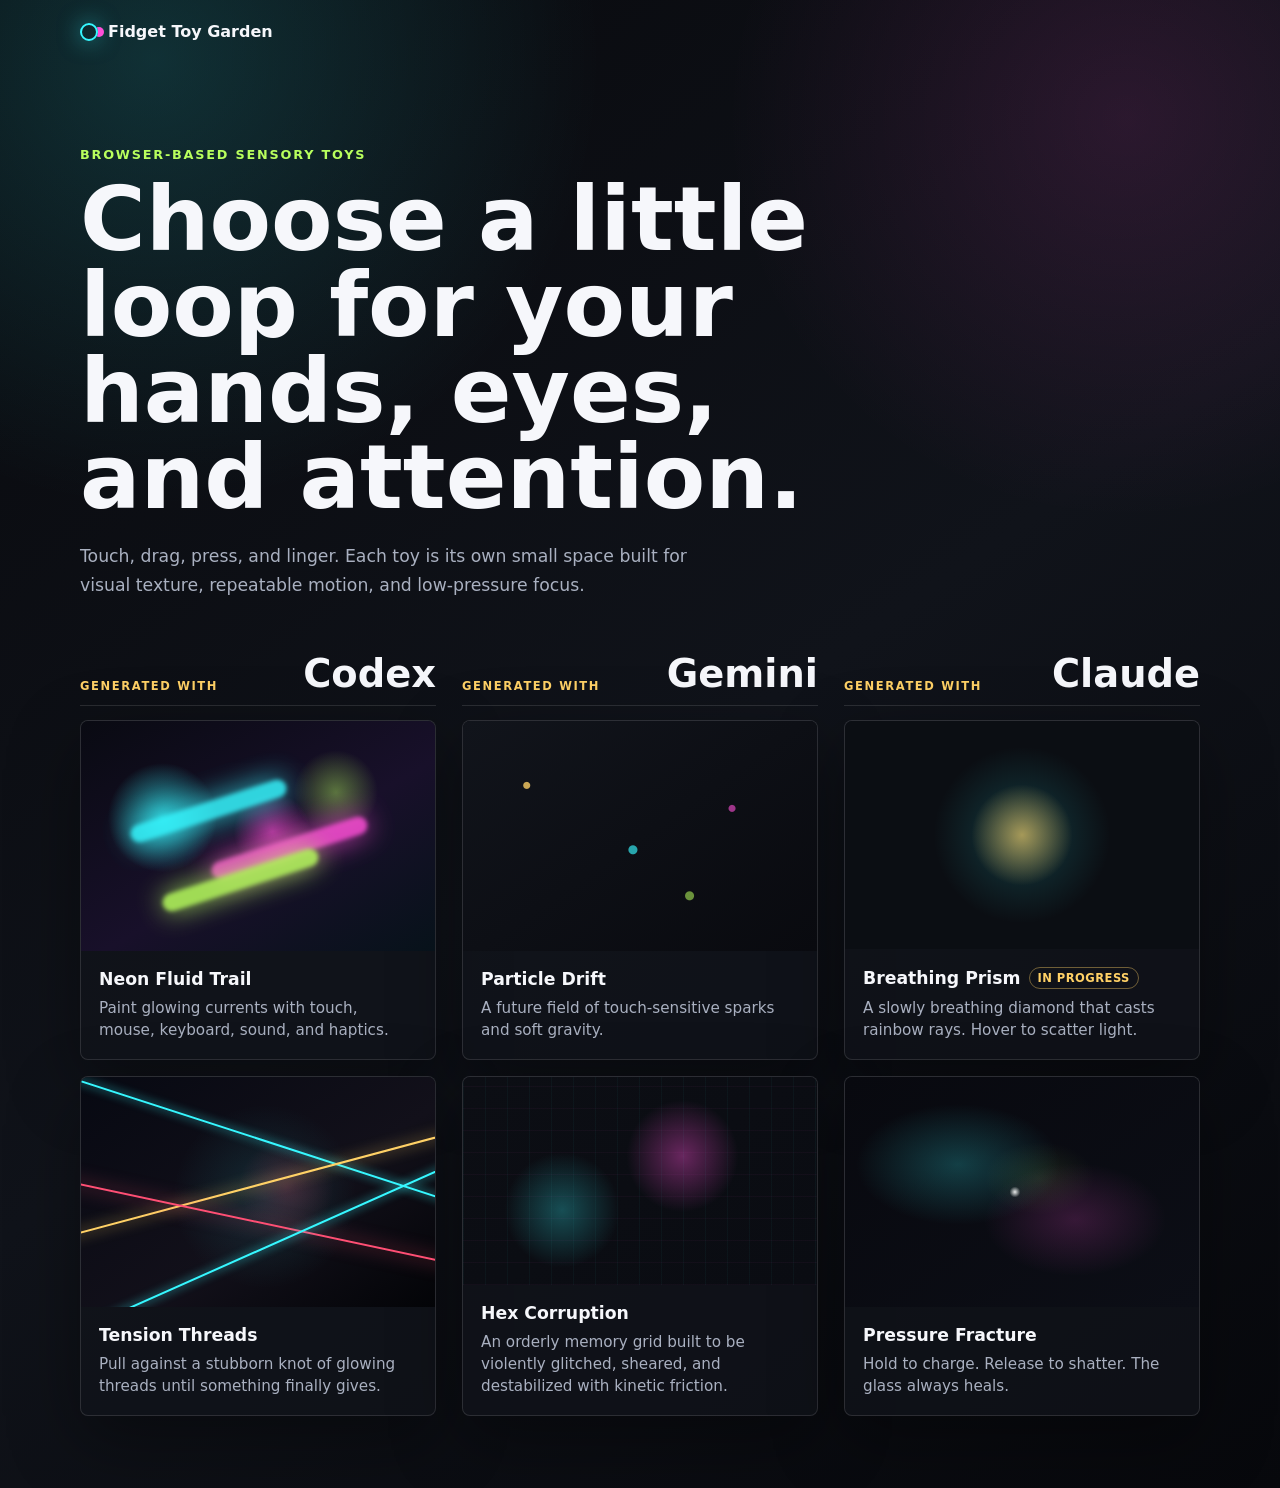
<file: index.html>
<!doctype html>
<html lang="en">
  <head>
    <meta charset="utf-8" />
    <meta name="viewport" content="width=device-width, initial-scale=1" />
    <title>Fidget Toy Garden</title>
    <link rel="stylesheet" href="./styles.css" />
  </head>
  <body class="home-page">
    <header class="site-header">
      <a class="brand" href="./index.html" aria-label="Fidget Toy Garden home">
        <span class="brand-mark" aria-hidden="true"></span>
        <span>Fidget Toy Garden</span>
      </a>
    </header>

    <main class="home-shell">
      <section class="intro" aria-labelledby="page-title">
        <p class="kicker">Browser-based sensory toys</p>
        <h1 id="page-title">Choose a little loop for your hands, eyes, and attention.</h1>
        <p class="intro-copy">
          Touch, drag, press, and linger. Each toy is its own small space built for visual
          texture, repeatable motion, and low-pressure focus.
        </p>
      </section>

      <section class="model-showcase" aria-label="Available fidget toys by generator">
        <section class="model-section" aria-labelledby="codex-toys">
          <div class="model-heading">
            <p class="model-kicker">Generated with</p>
            <h2 id="codex-toys">Codex</h2>
          </div>

          <div class="toy-grid">
            <a class="toy-card live" href="./toys/fluid-trail.html">
              <span class="toy-preview fluid-preview" aria-hidden="true">
                <span></span>
                <span></span>
                <span></span>
              </span>
              <span class="toy-meta">
                <span class="toy-title">Neon Fluid Trail</span>
                <span class="toy-description">Paint glowing currents with touch, mouse, keyboard, sound, and haptics.</span>
              </span>
            </a>
            <a class="toy-card live" href="./toys/tension-threads.html">
              <span class="toy-preview tension-preview" aria-hidden="true">
                <span></span>
                <span></span>
                <span></span>
                <span></span>
              </span>
              <span class="toy-meta">
                <span class="toy-title">Tension Threads</span>
                <span class="toy-description">Pull against a stubborn knot of glowing threads until something finally gives.</span>
              </span>
            </a>
          </div>
        </section>

        <section class="model-section" aria-labelledby="gemini-toys">
          <div class="model-heading">
            <p class="model-kicker">Generated with</p>
            <h2 id="gemini-toys">Gemini</h2>
          </div>

          <div class="toy-grid">
            <a class="toy-card live" href="./toys/particle-drift.html">
              <span class="toy-preview particle-preview" aria-hidden="true"></span>
              <span class="toy-meta">
                <span class="toy-title">Particle Drift</span>
                <span class="toy-description">A future field of touch-sensitive sparks and soft gravity.</span>
              </span>
            </a>

            <a class="toy-card live" href="./toys/hex-corruption.html">
              <span class="toy-preview hex-preview" aria-hidden="true"></span>
              <span class="toy-meta">
                <span class="toy-title">Hex Corruption</span>
                <span class="toy-description">An orderly memory grid built to be violently glitched, sheared, and destabilized with kinetic friction.</span>
              </span>
            </a>
          </div>
        </section>

        <section class="model-section" aria-labelledby="claude-toys">
          <div class="model-heading">
            <p class="model-kicker">Generated with</p>
            <h2 id="claude-toys">Claude</h2>
          </div>

          <div class="toy-grid">
            <a class="toy-card live" href="./toys/breathing-prism.html">
              <span class="toy-preview pulse-preview" aria-hidden="true"></span>
              <span class="toy-meta">
                <span class="toy-title-row">
                  <span class="toy-title">Breathing Prism</span>
                  <span class="toy-badge">In progress</span>
                </span>
                <span class="toy-description">A slowly breathing diamond that casts rainbow rays. Hover to scatter light.</span>
              </span>
            </a>
            <a class="toy-card live" href="./toys/pressure-fracture.html">
              <span class="toy-preview fracture-preview" aria-hidden="true"></span>
              <span class="toy-meta">
                <span class="toy-title">Pressure Fracture</span>
                <span class="toy-description">Hold to charge. Release to shatter. The glass always heals.</span>
              </span>
            </a>
          </div>
        </section>
      </section>
    </main>
  </body>
</html>
</file>
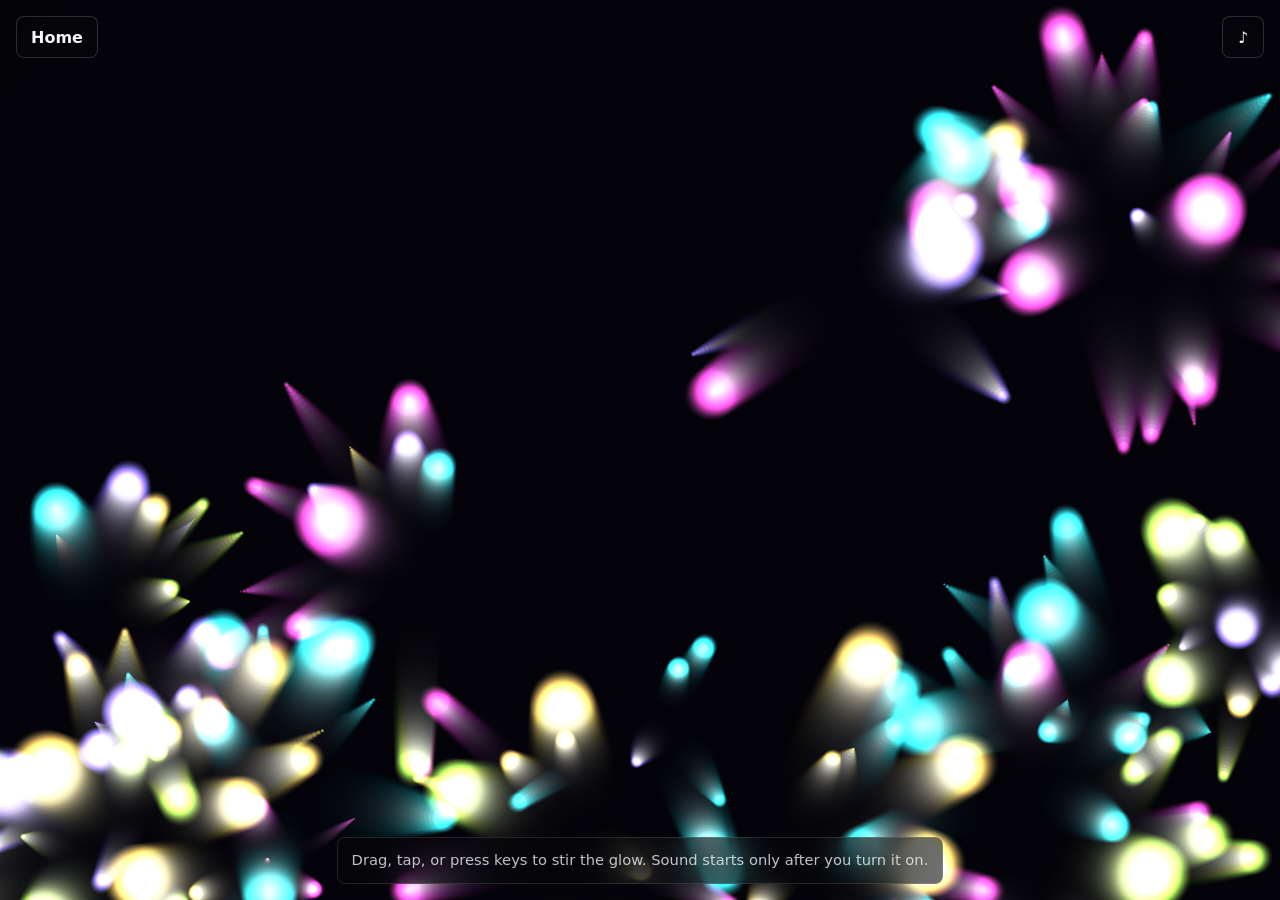
<file: toys/fluid-trail.html>
<!doctype html>
<html lang="en">
  <head>
    <meta charset="utf-8" />
    <meta name="viewport" content="width=device-width, initial-scale=1" />
    <title>Neon Fluid Trail | Fidget Toy Garden</title>
    <link rel="stylesheet" href="../styles.css" />
  </head>
  <body class="toy-page">
    <nav class="toy-nav" aria-label="Toy controls">
      <a class="back-link" href="../index.html">Home</a>
      <button class="sound-toggle" type="button" aria-label="Toggle sound" aria-pressed="false">♪</button>
    </nav>

    <canvas class="fluid-canvas" aria-label="Interactive neon fluid trail"></canvas>

    <div class="toy-status" aria-live="polite">
      <p>Drag, tap, or press keys to stir the glow. Sound starts only after you turn it on.</p>
    </div>

    <script src="../toys/fluid-trail.js"></script>
  </body>
</html>
</file>
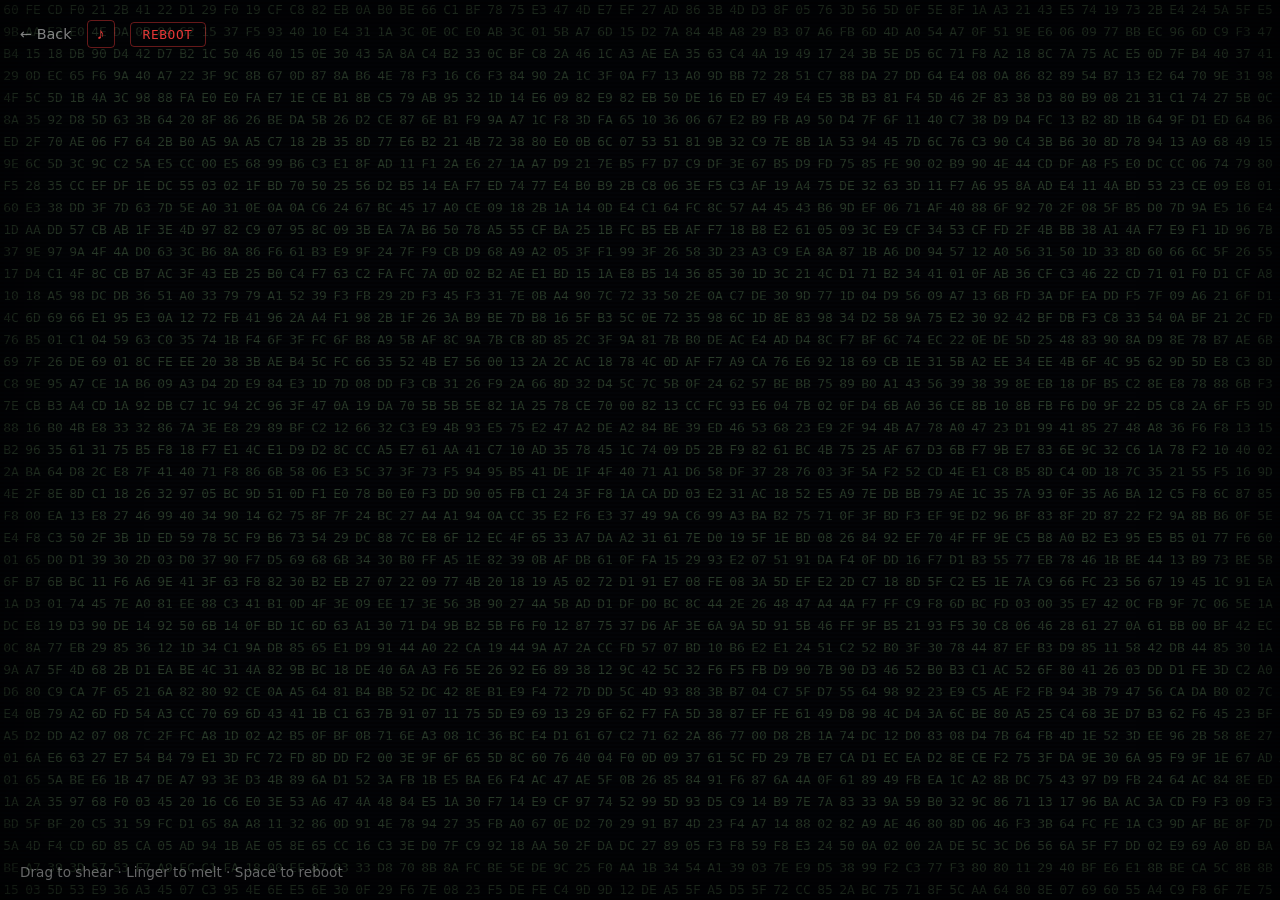
<file: toys/hex-corruption.html>
<!doctype html>
<html lang="en">
  <head>
    <meta charset="utf-8" />
    <meta name="viewport" content="width=device-width, initial-scale=1" />
    <title>Hex Corruption | Fidget Toy Garden</title>
    <style>
      :root {
        --bg-color: #030407;
        --text-base: #2a3b2a;
        --text-melt: #4d6d4d;
        --text-dead: #161a16;
        --ui-text: rgba(255, 255, 255, 0.5);
        --ui-text-hover: rgba(255, 255, 255, 1);
        --ui-border: rgba(255, 60, 60, 0.4);
        --ui-btn-text: rgba(255, 60, 60, 0.9);
      }

      body, html {
        margin: 0;
        padding: 0;
        width: 100%;
        height: 100%;
        background-color: var(--bg-color);
        overflow: hidden;
        font-family: system-ui, sans-serif;
        touch-action: none; /* Prevents mobile scrolling and pull-to-refresh */
        user-select: none;
      }
      
      canvas {
        display: block;
      }

      .toy-nav {
        position: absolute;
        top: 20px;
        left: 20px;
        z-index: 10;
        display: flex;
        gap: 15px;
        align-items: center;
      }

      .back-link {
        color: var(--ui-text);
        text-decoration: none;
        font-size: 0.9rem;
        transition: color 0.3s ease;
      }

      .back-link:hover {
        color: var(--ui-text-hover);
      }

      .reboot-btn {
        background: none;
        border: 1px solid var(--ui-border);
        color: var(--ui-btn-text);
        border-radius: 4px;
        padding: 4px 12px;
        font-size: 0.8rem;
        cursor: pointer;
        transition: all 0.3s ease;
        font-family: monospace;
        letter-spacing: 0.05em;
      }

      .reboot-btn:hover, .reboot-btn:active {
        background: rgba(255, 60, 60, 0.15);
        color: #fff;
        border-color: #ff3c3c;
        box-shadow: 0 0 12px rgba(255, 60, 60, 0.4);
      }

      .sound-toggle {
        background: none;
        border: 1px solid var(--ui-border);
        color: var(--ui-btn-text);
        border-radius: 4px;
        width: 28px;
        height: 28px;
        display: flex;
        align-items: center;
        justify-content: center;
        font-size: 1rem;
        cursor: pointer;
        transition: all 0.3s ease;
        padding: 0;
      }

      .sound-toggle.active {
        background: rgba(255, 60, 60, 0.15);
        color: #fff;
        border-color: #ff3c3c;
        box-shadow: 0 0 12px rgba(255, 60, 60, 0.4);
      }

      .toy-status {
        position: absolute;
        bottom: 20px;
        left: 20px;
        color: rgba(255, 255, 255, 0.4);
        font-size: 0.85rem;
        pointer-events: none;
        z-index: 10;
      }
      
      .toy-status p {
        margin: 0;
      }

      .crt-overlay {
        position: fixed;
        inset: 0;
        z-index: 5;
        pointer-events: none;
        background: linear-gradient(to bottom, transparent 50%, rgba(0, 0, 0, 0.3) 50%);
        background-size: 100% 4px;
        box-shadow: inset 0 0 120px rgba(0, 0, 0, 0.85);
      }
    </style>
  </head>
  <body>
    <nav class="toy-nav" aria-label="Toy controls">
      <a class="back-link" href="../index.html">← Back</a>
      <button id="sound-toggle" class="sound-toggle" type="button" aria-label="Toggle sound" aria-pressed="false">♪</button>
      <button id="reboot-btn" class="reboot-btn" type="button" aria-label="Reboot System">REBOOT</button>
    </nav>
    
    <canvas id="glitch-canvas"></canvas>
    <div class="crt-overlay" aria-hidden="true"></div>

    <div class="toy-status" aria-live="polite">
      <p>Drag to shear · Linger to melt · Space to reboot</p>
    </div>

    <script>
      const canvas = document.getElementById('glitch-canvas');
      const ctx = canvas.getContext('2d', { alpha: false });
      const rebootBtn = document.getElementById('reboot-btn');
      const soundBtn = document.getElementById('sound-toggle');

      let width, height, cols, rows;
      const CELL_SIZE = 22; // Defines grid density
      let grid = [];

      const HEX_CHARS = "0123456789ABCDEF";
      const getRandomHex = () => HEX_CHARS[Math.floor(Math.random() * 16)] + HEX_CHARS[Math.floor(Math.random() * 16)];

      // Volatile Neon Palette
      const GLITCH_COLORS = ["#ff0055", "#00ffff", "#39ff14", "#ffff00", "#ff00ff"];

      // Pointer tracking
      let ptr = { x: -1000, y: -1000, px: -1000, py: -1000, active: false };

      // Audio Setup
      let isSoundEnabled = false;
      let audioCtx;
      let noiseBuffer;
      let lastTearTime = 0;

      soundBtn.addEventListener('click', () => {
        if (!audioCtx) {
          audioCtx = new (window.AudioContext || window.webkitAudioContext)();
          // Generate 1 second of white noise for the tearing sound
          const bufferSize = audioCtx.sampleRate;
          noiseBuffer = audioCtx.createBuffer(1, bufferSize, audioCtx.sampleRate);
          const output = noiseBuffer.getChannelData(0);
          for (let i = 0; i < bufferSize; i++) {
            output[i] = Math.random() * 2 - 1;
          }
        }

        isSoundEnabled = !isSoundEnabled;
        soundBtn.classList.toggle('active', isSoundEnabled);
        soundBtn.setAttribute('aria-pressed', isSoundEnabled);
        soundBtn.textContent = isSoundEnabled ? "♫" : "♪";

        if (isSoundEnabled && audioCtx.state === 'suspended') {
          audioCtx.resume();
        }
      });

      function playRebootSound() {
        if (!isSoundEnabled || !audioCtx) return;
        const now = audioCtx.currentTime;
        const osc = audioCtx.createOscillator();
        const gain = audioCtx.createGain();
        const filter = audioCtx.createBiquadFilter();

        osc.type = 'square';
        osc.frequency.setValueAtTime(120, now);
        osc.frequency.exponentialRampToValueAtTime(20, now + 0.4); // Drops to sub-bass

        filter.type = 'lowpass';
        filter.frequency.setValueAtTime(1000, now);
        filter.frequency.exponentialRampToValueAtTime(40, now + 0.4);

        gain.gain.setValueAtTime(0.5, now);
        gain.gain.exponentialRampToValueAtTime(0.001, now + 0.5); // Fade out cleanly

        osc.connect(filter);
        filter.connect(gain);
        gain.connect(audioCtx.destination);

        osc.start(now);
        osc.stop(now + 0.6);
      }

      function playTearSound(speed) {
        if (!isSoundEnabled || !audioCtx) return;
        const now = audioCtx.currentTime;
        if (now - lastTearTime < 0.04) return; // Limit firing rate so it sounds crackly, not muddy
        lastTearTime = now;

        const noiseSrc = audioCtx.createBufferSource();
        noiseSrc.buffer = noiseBuffer;
        
        const filter = audioCtx.createBiquadFilter();
        filter.type = 'bandpass';
        filter.frequency.value = 800 + Math.random() * 4000; // Randomize pitch slightly each grain
        filter.Q.value = 1.0;

        const gain = audioCtx.createGain();
        const vol = Math.min(speed / 100, 0.15); // Velocity directly translates to volume
        gain.gain.setValueAtTime(0, now);
        gain.gain.linearRampToValueAtTime(vol, now + 0.01);
        gain.gain.exponentialRampToValueAtTime(0.001, now + 0.06);

        noiseSrc.connect(filter);
        filter.connect(gain);
        gain.connect(audioCtx.destination);

        noiseSrc.start(now);
        noiseSrc.stop(now + 0.07);
      }

      function initGrid() {
        width = canvas.width = window.innerWidth;
        height = canvas.height = window.innerHeight;
        cols = Math.ceil(width / CELL_SIZE);
        rows = Math.ceil(height / CELL_SIZE);
        grid = new Array(cols * rows);

        for (let i = 0; i < cols * rows; i++) {
          grid[i] = {
            char: getRandomHex(),
            state: 0, // 0: normal, 1: glitching, 2: melting, 3: dead
            timer: 0,
            shearX: 0,
            offsetY: 0,
            color: ''
          };
        }
      }

      window.addEventListener('resize', initGrid);
      initGrid();

      // System Reboot Trigger
      function reboot() {
        if (navigator.vibrate) navigator.vibrate([20, 40, 20]); // Haptic static stutter
        playRebootSound();
        initGrid();
      }
      
      rebootBtn.addEventListener('click', reboot);
      window.addEventListener('keydown', (e) => {
        if (e.code === 'Space') {
          e.preventDefault();
          reboot();
        }
      });

      // Pointer Listeners
      const updatePointer = (e) => {
        ptr.x = e.clientX ?? e.touches?.[0].clientX ?? ptr.x;
        ptr.y = e.clientY ?? e.touches?.[0].clientY ?? ptr.y;
        ptr.active = true;
      };

      window.addEventListener('pointermove', updatePointer);
      window.addEventListener('pointerdown', (e) => {
        if (e.target === rebootBtn || e.target === soundBtn) return;
        updatePointer(e);
      });
      window.addEventListener('pointerup', () => ptr.active = false);
      window.addEventListener('pointercancel', () => ptr.active = false);

      // Main Render Loop
      function animate() {
        // Base space paint
        ctx.fillStyle = '#030407';
        ctx.fillRect(0, 0, width, height);

        ctx.font = '13px monospace';
        ctx.textAlign = 'center';
        ctx.textBaseline = 'middle';

        // Calculate real-time velocity for kinetic friction mapping
        const dx = ptr.x - ptr.px;
        const dy = ptr.y - ptr.py;
        const speed = Math.hypot(dx, dy);

        const isLingering = ptr.active && speed < 1.5;
        const isShearing = ptr.active && speed >= 1.5;

        // Apply corruption logic to grid sectors
        if (ptr.active && ptr.x >= 0 && ptr.y >= 0) {
          if (isShearing) playTearSound(speed);

          const pCol = Math.floor(ptr.x / CELL_SIZE);
          const pRow = Math.floor(ptr.y / CELL_SIZE);
          const effectRadius = Math.min(Math.max(Math.floor(speed / 4), 2), 7);

          for (let r = -effectRadius; r <= effectRadius; r++) {
            for (let c = -effectRadius; c <= effectRadius; c++) {
              if (r * r + c * c <= effectRadius * effectRadius) {
                const targetCol = pCol + c;
                const targetRow = pRow + r;
                
                if (targetCol >= 0 && targetCol < cols && targetRow >= 0 && targetRow < rows) {
                  const idx = targetRow * cols + targetCol;
                  const cell = grid[idx];

                  if (isShearing) {
                    // High velocity: Volatile Glitch
                    cell.state = 1;
                    cell.timer = 15 + Math.random() * 40; // Volatility lifespan
                    // Horizontal tear mapping
                    cell.shearX += (dx * 0.5) + (Math.random() - 0.5) * speed * 0.8;
                    cell.color = GLITCH_COLORS[Math.floor(Math.random() * GLITCH_COLORS.length)];
                  } else if (isLingering) {
                    // Linger: Localized melting
                    if (r * r + c * c <= 4 && cell.state !== 3 && cell.state !== 1) {
                      cell.state = 2;
                      cell.timer += 0.8; // Accumulate structural decay
                    }
                  }
                }
              }
            }
          }
        }

        ptr.px = ptr.x;
        ptr.py = ptr.y;

        // Fetch style properties lazily to allow dynamic theming if needed
        const rootStyle = getComputedStyle(document.documentElement);
        const baseColor = rootStyle.getPropertyValue('--text-base').trim() || '#2a3b2a';
        const meltColor = rootStyle.getPropertyValue('--text-melt').trim() || '#4d6d4d';
        const deadColor = rootStyle.getPropertyValue('--text-dead').trim() || '#161a16';

        for (let r = 0; r < rows; r++) {
          for (let c = 0; c < cols; c++) {
            const cell = grid[r * cols + c];
            let drawX = c * CELL_SIZE + CELL_SIZE / 2;
            let drawY = r * CELL_SIZE + CELL_SIZE / 2;
            let text = cell.char;
            let fill = baseColor;

            // Sector State Logic
            if (cell.state === 1) {
              // Glitching Frame
              cell.timer--;
              cell.shearX *= 0.85; // Natural friction pulling grid back
              text = Math.random() > 0.4 ? getRandomHex() : cell.char;
              fill = cell.color;
              drawX += cell.shearX;

              if (cell.timer <= 0) {
                if (Math.random() > 0.4) {
                  cell.state = 3; // Hard crash (Dead Sector)
                  cell.char = getRandomHex();
                } else {
                  cell.state = 0; // System Recovery
                  cell.shearX = 0;
                }
              }
            } else if (cell.state === 2) {
              // Melting Frame
              cell.offsetY += cell.timer * 0.15; // Gravity displacement
              drawY += cell.offsetY;
              fill = meltColor;
              text = Math.random() > 0.85 ? getRandomHex() : cell.char;

              // Disperse heat
              cell.timer *= 0.92;
              if (cell.timer < 0.1) {
                cell.state = 3; // Cools into a permanent dead sector
              }
            } else if (cell.state === 3) {
              // Dead Sector Frame
              fill = deadColor;
              drawY += cell.offsetY; // Lock in its fallen displacement
              if (Math.random() > 0.995) text = getRandomHex(); // Micro-jitter
            }

            ctx.fillStyle = fill;
            ctx.fillText(text, drawX, drawY);
          }
        }

        requestAnimationFrame(animate);
      }
      
      animate();
    </script>
  </body>
</html>
</file>
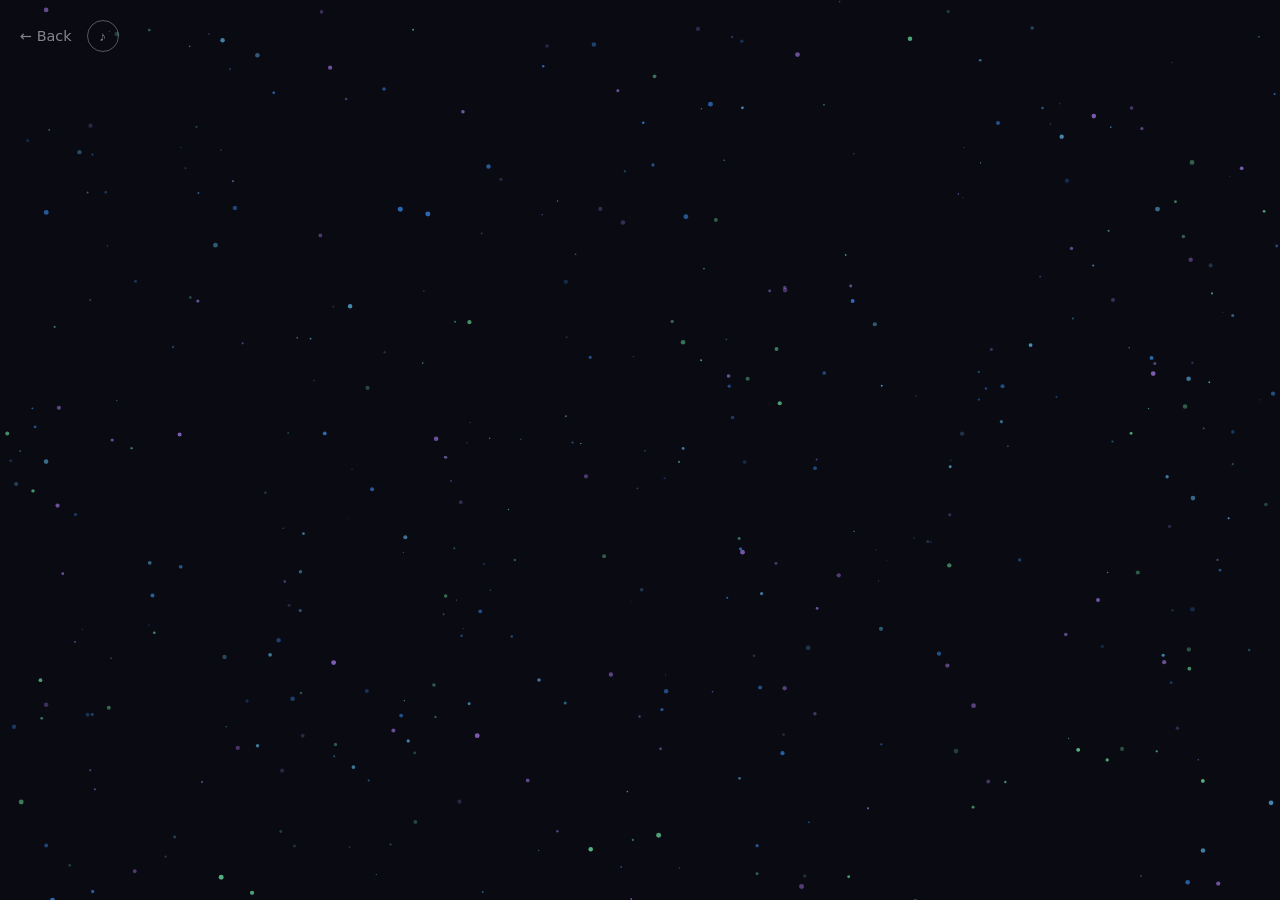
<file: toys/particle-drift.html>
<!doctype html>
<html lang="en">
  <head>
    <meta charset="utf-8" />
    <meta name="viewport" content="width=device-width, initial-scale=1" />
    <title>Particle Drift | Fidget Toy Garden</title>
    <style>
      body, html {
        margin: 0;
        padding: 0;
        width: 100%;
        height: 100%;
        background-color: #0a0a12; /* Deep, calming dark space */
        overflow: hidden;
        font-family: system-ui, sans-serif;
        touch-action: none; /* Prevents mobile scrolling and pull-to-refresh */
      }
      
      canvas {
        display: block;
      }

      .toy-nav {
        position: absolute;
        top: 20px;
        left: 20px;
        z-index: 10;
        display: flex;
        gap: 15px;
        align-items: center;
      }

      .back-link {
        color: rgba(255, 255, 255, 0.5);
        text-decoration: none;
        font-size: 0.9rem;
        transition: color 0.3s ease;
      }

      .back-link:hover {
        color: rgba(255, 255, 255, 1);
      }

      .sound-toggle {
        background: none;
        border: 1px solid rgba(255, 255, 255, 0.3);
        color: rgba(255, 255, 255, 0.5);
        border-radius: 50%;
        width: 32px;
        height: 32px;
        cursor: pointer;
        transition: all 0.3s ease;
        display: flex;
        align-items: center;
        justify-content: center;
      }

      .sound-toggle.active {
        color: #fff;
        border-color: #fff;
        box-shadow: 0 0 10px rgba(255, 255, 255, 0.3);
      }
    </style>
  </head>
  <body>
    <nav class="toy-nav" aria-label="Toy controls">
      <a class="back-link" href="../index.html">← Back</a>
      <button id="sound-toggle" class="sound-toggle" type="button" aria-label="Toggle sound" aria-pressed="false">♪</button>
    </nav>
    <canvas id="drift-canvas"></canvas>

    <script>
      const canvas = document.getElementById('drift-canvas');
      const ctx = canvas.getContext('2d');

      let width, height;
      let particles = [];
      const particleCount = 400; // Adjust for performance vs density

      // Blue, Purple, and Green palette (RGB values for easy alpha injection)
      const particleColors = [
        '100, 200, 255', // Light Blue
        '180, 130, 255', // Purple
        '120, 255, 180', // Mint Green
        '60, 150, 255',  // Deep Blue
      ];

      // Audio Context variables
      let audioCtx;
      let oscillator;
      let gainNode;
      let isSoundEnabled = false;

      // Mouse / Touch interaction object
      let pointer = { x: null, y: null, active: false, isPressed: false };

      // Setup Audio Setup
      const soundBtn = document.getElementById('sound-toggle');
      soundBtn.addEventListener('click', () => {
        if (!audioCtx) {
          audioCtx = new (window.AudioContext || window.webkitAudioContext)();
          oscillator = audioCtx.createOscillator();
          gainNode = audioCtx.createGain();
          
          oscillator.type = 'sine';
          oscillator.frequency.value = 10; // Deep, calming hum
          gainNode.gain.value = 0;
          
          oscillator.connect(gainNode);
          gainNode.connect(audioCtx.destination);
          oscillator.start();
        }

        isSoundEnabled = !isSoundEnabled;
        soundBtn.classList.toggle('active', isSoundEnabled);
        soundBtn.setAttribute('aria-pressed', isSoundEnabled);

        if (audioCtx.state === 'suspended') {
          audioCtx.resume();
        }

        // Fade sound in/out smoothly
        if (isSoundEnabled) {
          gainNode.gain.setTargetAtTime(2.3, audioCtx.currentTime, 1.5);
        } else {
          gainNode.gain.setTargetAtTime(0, audioCtx.currentTime, 0.1);
        }
      });

      // Sensory Feedback Triggers (Sound + Haptics)
      function handlePress() {
        if (navigator.vibrate) navigator.vibrate(50); // Single crisp buzz
        if (isSoundEnabled && audioCtx) {
          // Swell volume and pitch
          oscillator.frequency.setTargetAtTime(110, audioCtx.currentTime, 0.3);
          gainNode.gain.setTargetAtTime(2.8, audioCtx.currentTime, 1.2);
        }
      }

      function handleRelease() {
        if (navigator.vibrate) navigator.vibrate([20, 30, 20]); // Gentle double tap
        if (isSoundEnabled && audioCtx) {
          // Return to baseline
          oscillator.frequency.setTargetAtTime(20, audioCtx.currentTime, 2.8);
          gainNode.gain.setTargetAtTime(2, audioCtx.currentTime, 1.5);
        }
      }

      function resize() {
        width = canvas.width = window.innerWidth;
        height = canvas.height = window.innerHeight;
      }

      window.addEventListener('resize', resize);
      resize();

      class Particle {
        constructor() {
          this.x = Math.random() * width;
          this.y = Math.random() * height;
          this.vx = (Math.random() - 0.5) * 0.5;
          this.vy = (Math.random() - 0.5) * 0.5 - 0.2; // Soft upward gravity/drift
          this.baseRadius = Math.random() * 2 + 0.5;
          this.alpha = Math.random() * 0.5 + 0.2;
          this.color = particleColors[Math.floor(Math.random() * particleColors.length)];
        }

        update() {
          // Apply soft gravity
          this.x += this.vx;
          this.y += this.vy;

          // Pointer interaction
          if (pointer.active && pointer.x !== null) {
            let dx = this.x - pointer.x;
            let dy = this.y - pointer.y;
            let distance = Math.sqrt(dx * dx + dy * dy);
            
            if (pointer.isPressed) {
              // Gravity Well (Attract)
              let maxDistance = 300;
              if (distance < maxDistance && distance > 5) {
                let force = (maxDistance - distance) / maxDistance;
                this.vx -= (dx / distance) * force * 0.4;
                this.vy -= (dy / distance) * force * 0.4;
              }
            } else {
              // Wind (Repel)
              let maxDistance = 150;
              if (distance < maxDistance) {
                let force = (maxDistance - distance) / maxDistance;
                this.vx += (dx / distance) * force * 0.2;
                this.vy += (dy / distance) * force * 0.2;
              }
            }
          }

          // Friction / Drag (keeps them from flying too fast)
          this.vx *= 0.95;
          this.vy *= 0.95;

          // Continuous base drift
          this.vy -= 0.002; 

          // Slight random wander (thermal scattering)
          this.vx += (Math.random() - 0.5) * 0.44;
          this.vy += (Math.random() - 0.5) * 0.44;

          // Very gentle pull to center to prevent them from abandoning the space
          let cx = width / 2;
          let cy = height / 2;
          this.vx += (cx - this.x) * 0.00002;
          this.vy += (cy - this.y) * 0.00002;

          // Wrap around edges
          if (this.y < -10) this.y = height + 10;
          if (this.y > height + 10) this.y = -10;
          if (this.x < -10) this.x = width + 10;
          if (this.x > width + 10) this.x = -10;
        }

        draw() {
          ctx.beginPath();
          let currentRadius = this.baseRadius;
          // Glow brighter when pulled
          if (pointer.isPressed && pointer.active) {
            ctx.fillStyle = `rgba(${this.color}, ${this.alpha * 2})`;
            currentRadius = this.baseRadius * 1.5;
          } else {
            ctx.fillStyle = `rgba(${this.color}, ${this.alpha})`;
          }
          ctx.arc(this.x, this.y, currentRadius, 0, Math.PI * 2);
          ctx.fill();
        }
      }

      for (let i = 0; i < particleCount; i++) {
        particles.push(new Particle());
      }

      // Unified Pointer Updates
      const updatePointer = (x, y) => { 
        pointer.x = x; 
        pointer.y = y; 
        pointer.active = true; 
      };

      // Mouse Listeners
      window.addEventListener('mousedown', (e) => { 
        pointer.isPressed = true; 
        updatePointer(e.clientX, e.clientY); 
        handlePress(); 
      });
      window.addEventListener('mousemove', (e) => updatePointer(e.clientX, e.clientY));
      window.addEventListener('mouseup', () => { 
        pointer.isPressed = false; 
        handleRelease(); 
      });
      window.addEventListener('mouseout', () => { 
        pointer.active = false; 
        pointer.isPressed = false; 
      });

      // Touch Listeners
      window.addEventListener('touchstart', (e) => { 
        pointer.isPressed = true; 
        updatePointer(e.touches[0].clientX, e.touches[0].clientY); 
        handlePress(); 
      });
      window.addEventListener('touchmove', (e) => { 
        updatePointer(e.touches[0].clientX, e.touches[0].clientY); 
      });
      window.addEventListener('touchend', () => { 
        pointer.isPressed = false; 
        pointer.active = false; 
        handleRelease(); 
      });
      window.addEventListener('touchcancel', () => { pointer.isPressed = false; pointer.active = false; });

      function animate() {
        ctx.clearRect(0, 0, width, height);
        
        particles.forEach(p => {
          p.update();
          p.draw();
        });

        requestAnimationFrame(animate);
      }
      animate();
    </script>
  </body>
</html>
</file>
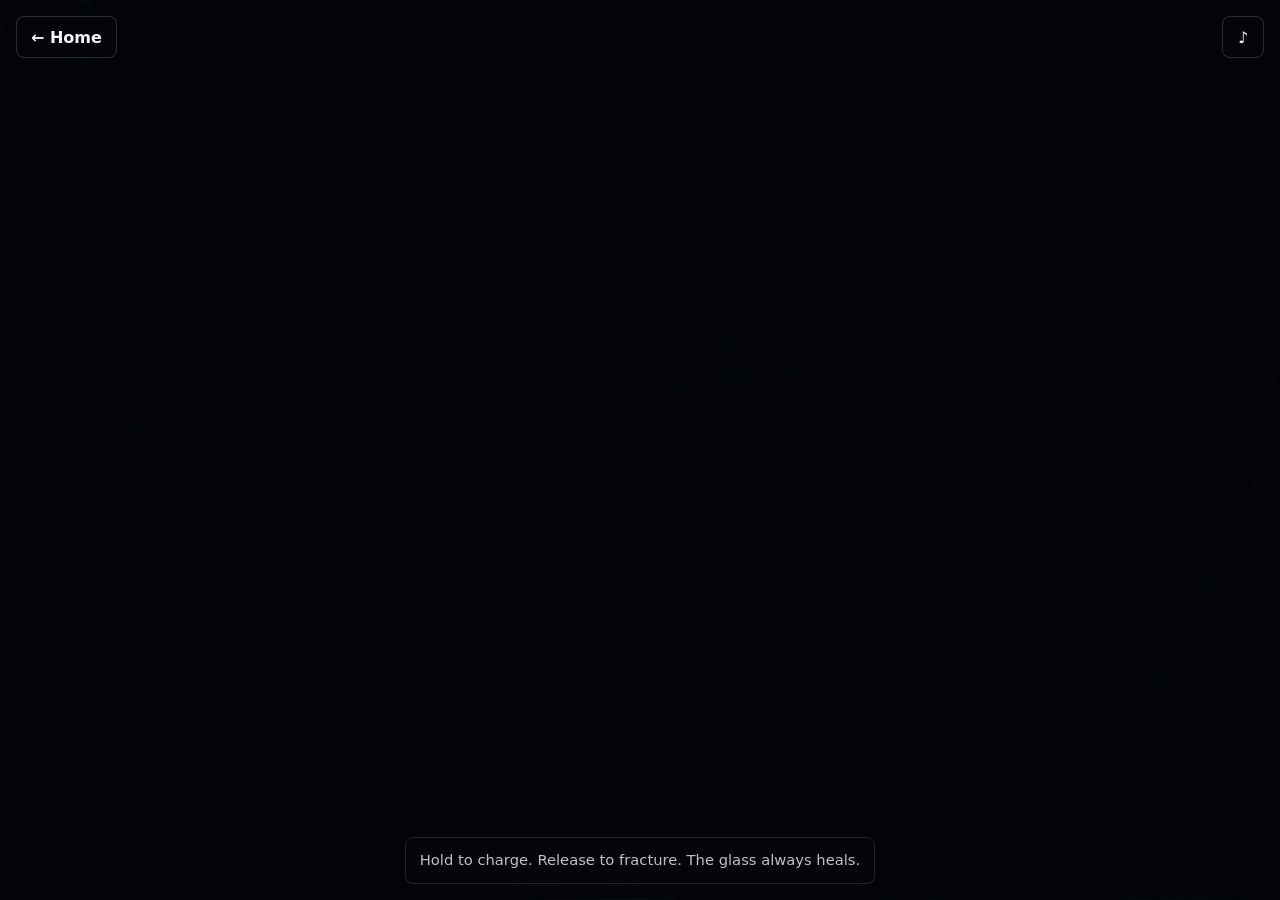
<file: toys/pressure-fracture.html>
<!doctype html>
<html lang="en">
  <head>
    <meta charset="utf-8" />
    <meta name="viewport" content="width=device-width, initial-scale=1" />
    <title>Pressure Fracture | Fidget Toy Garden</title>
    <link rel="stylesheet" href="../styles.css" />
    <style>
      body.toy-page { overflow: hidden; background: #030407; }
      #fracture-canvas {
        display: block;
        width: 100vw;
        height: 100vh;
        touch-action: none;
        cursor: crosshair;
      }
    </style>
  </head>
  <body class="toy-page">
    <nav class="toy-nav" aria-label="Toy controls">
      <a class="back-link" href="../index.html">← Home</a>
      <button class="sound-toggle" type="button" aria-label="Toggle sound" aria-pressed="false">♪</button>
    </nav>
    <canvas id="fracture-canvas" aria-label="Glass surface that fractures on hold and release"></canvas>
    <div class="toy-status">
      <p id="status-text">Hold to charge. Release to fracture. The glass always heals.</p>
    </div>
    <script>
      const canvas = document.getElementById('fracture-canvas');
      const ctx = canvas.getContext('2d');
      const statusEl = document.getElementById('status-text');

      let W, H;
      let fractures = [];
      let shockwaves = [];
      let glassLines = [];

      let holdStart = null;
      let holdX = 0, holdY = 0;
      let statusTimeout = null;

      const MAX_HOLD = 2200; // ms to reach full power

      // ── SOUND ────────────────────────────────────────────────────────
      // Synthesized glass shatter via Web Audio — no sample files needed.
      // Layered approach: sharp impact tink + broadband noise burst + low resonance body.
      let audio = null;
      let soundEnabled = false;
      const soundToggle = document.querySelector('.sound-toggle');

      function makeAudio() {
        const AudioCtx = window.AudioContext || window.webkitAudioContext;
        if (!AudioCtx) return null;
        const ac = new AudioCtx();
        const master = ac.createGain();
        master.gain.value = 0.72;
        master.connect(ac.destination);

        // Pre-allocate noise buffers once and reuse them every hit.
        // White noise doesn't need fresh randomness — same buffer is indistinguishable.
        // This prevents per-shatter AudioBuffer allocation from accumulating.
        const fill = len => {
          const b = ac.createBuffer(1, Math.ceil(ac.sampleRate * len), ac.sampleRate);
          const d = b.getChannelData(0);
          for (let i = 0; i < d.length; i++) d[i] = Math.random() * 2 - 1;
          return b;
        };
        return { ac, master, noiseBuf: fill(0.72), resBuf: fill(0.52) };
      }

      async function toggleSound() {
        if (!audio) audio = makeAudio();
        if (!audio) { setStatus('This browser does not support Web Audio.', 4000); return; }
        if (audio.ac.state === 'suspended') await audio.ac.resume();
        soundEnabled = !soundEnabled;
        soundToggle.setAttribute('aria-pressed', String(soundEnabled));
        soundToggle.textContent = soundEnabled ? '♫' : '♪';
        setStatus(soundEnabled ? 'Sound on.' : 'Sound off.', 3000);
      }

      // Synthesizes a glass shatter scaled to power (0–1).
      // Three layers: impact tink / noise burst / low resonance body.
      // Nodes are explicitly stopped and disconnected via onended to prevent graph accumulation.
      function playShatter(power) {
        if (!soundEnabled || !audio) return;
        const { ac, master, noiseBuf, resBuf } = audio;
        const now = ac.currentTime;

        // Auto-disconnect a chain of nodes when the source ends.
        // Without this, stopped nodes linger in the audio graph indefinitely.
        function autoClean(src, nodes, stopAt) {
          src.onended = () => nodes.forEach(n => { try { n.disconnect(); } catch (_) {} });
          src.start(now);
          src.stop(stopAt);
        }

        // Layer 1: Impact tink — high-freq sine that pitch-drops fast
        const tinkFreq = 2400 + power * 2600;
        const tink = ac.createOscillator();
        const tinkGain = ac.createGain();
        tink.type = 'sine';
        tink.frequency.setValueAtTime(tinkFreq, now);
        tink.frequency.exponentialRampToValueAtTime(tinkFreq * 0.35, now + 0.09);
        tinkGain.gain.setValueAtTime(0.28 + power * 0.38, now);
        tinkGain.gain.exponentialRampToValueAtTime(0.0001, now + 0.11);
        tink.connect(tinkGain);
        tinkGain.connect(master);
        autoClean(tink, [tink, tinkGain], now + 0.15);

        // Layer 2: Noise burst — reuses pre-allocated noiseBuf, no per-call allocation
        const noise = ac.createBufferSource();
        noise.buffer = noiseBuf;
        const hiPass = ac.createBiquadFilter();
        hiPass.type = 'highpass';
        hiPass.frequency.value = 2800 - power * 1200;
        const noiseGain = ac.createGain();
        const noiseStop = now + 0.1 + power * 0.45;
        noiseGain.gain.setValueAtTime(0.0001, now);
        noiseGain.gain.exponentialRampToValueAtTime(0.45 + power * 0.4, now + 0.004);
        noiseGain.gain.exponentialRampToValueAtTime(0.0001, noiseStop);
        noise.connect(hiPass);
        hiPass.connect(noiseGain);
        noiseGain.connect(master);
        autoClean(noise, [noise, hiPass, noiseGain], noiseStop + 0.05);

        // Layer 3: Low resonance body — reuses pre-allocated resBuf
        if (power > 0.25) {
          const res = ac.createBufferSource();
          res.buffer = resBuf;
          const resFilt = ac.createBiquadFilter();
          resFilt.type = 'bandpass';
          resFilt.frequency.value = 900 + (1 - power) * 700;
          resFilt.Q.value = 2.5;
          const resGain = ac.createGain();
          const resStop = now + 0.2 + power * 0.35;
          resGain.gain.setValueAtTime(0.0001, now);
          resGain.gain.exponentialRampToValueAtTime((power - 0.25) * 0.3, now + 0.018);
          resGain.gain.exponentialRampToValueAtTime(0.0001, resStop);
          res.connect(resFilt);
          resFilt.connect(resGain);
          resGain.connect(master);
          autoClean(res, [res, resFilt, resGain], resStop + 0.05);
        }
      }

      soundToggle.addEventListener('click', toggleSound);

      // ── GLASS TEXTURE ────────────────────────────────────────────────
      // Builds a faint crystalline proximity graph drawn once per resize.
      function buildGlass() {
        glassLines = [];
        const pts = [];
        const count = Math.floor((W * H) / 7000);
        for (let i = 0; i < count; i++) {
          pts.push([Math.random() * W, Math.random() * H]);
        }
        // Edge anchor points keep the texture from looking hollow at borders
        for (let i = 0; i < 14; i++) {
          pts.push([Math.random() * W, 0], [Math.random() * W, H],
                   [0, Math.random() * H], [W, Math.random() * H]);
        }
        const maxD2 = 130 * 130;
        for (let i = 0; i < pts.length; i++) {
          for (let j = i + 1; j < pts.length; j++) {
            const dx = pts[i][0] - pts[j][0];
            const dy = pts[i][1] - pts[j][1];
            if (dx * dx + dy * dy < maxD2) glassLines.push([pts[i], pts[j]]);
          }
        }
      }

      function drawGlass() {
        ctx.save();
        ctx.strokeStyle = 'rgba(54, 247, 255, 0.034)';
        ctx.lineWidth = 0.4;
        ctx.shadowBlur = 0;
        for (const [a, b] of glassLines) {
          ctx.beginPath();
          ctx.moveTo(a[0], a[1]);
          ctx.lineTo(b[0], b[1]);
          ctx.stroke();
        }
        ctx.restore();
      }

      // ── FRACTURE ─────────────────────────────────────────────────────
      // Branching crack structure that radiates from the impact point.
      // Power (0–1) scales arm count, reach, and lifetime.
      class Fracture {
        constructor(x, y, power) {
          this.x = x;
          this.y = y;
          this.power = power;
          this.lines = [];
          this.born = performance.now();
          this.lifetime = 2500 + power * 6500; // 2.5s tap → 9s full charge
          this._generate();
        }

        _generate() {
          const armCount = Math.floor(4 + this.power * 12);
          const maxReach = 55 + this.power * Math.min(W, H) * 0.62;
          for (let i = 0; i < armCount; i++) {
            // Jitter the base angles so arms don't look perfectly symmetric
            const angle = (Math.PI * 2 / armCount) * i + (Math.random() - 0.5) * 1.3;
            this._arm(this.x, this.y, angle, maxReach * (0.45 + Math.random() * 0.55), 0);
          }
        }

        // Recursively builds one arm as connected line segments with branching
        _arm(x, y, angle, remaining, depth) {
          if (remaining < 5 || depth > 5) return;
          const segLen = Math.min(remaining, 12 + Math.random() * 32);
          const a = angle + (Math.random() - 0.5) * 0.55; // slight wobble per segment
          const x2 = x + Math.cos(a) * segLen;
          const y2 = y + Math.sin(a) * segLen;

          // Color by depth: main arms cyan/pink, branches shift to lime/amber
          const color = depth === 0 ? (Math.random() > 0.5 ? '#36f7ff' : '#ff4fd8')
                      : depth === 1 ? (Math.random() > 0.5 ? '#36f7ff' : '#ffd166')
                      :               (Math.random() > 0.5 ? '#b8ff5d' : '#ffd166');

          this.lines.push({ x1: x, y1: y, x2, y2, depth, color });
          this._arm(x2, y2, a, remaining - segLen, depth);

          // Branches get less likely and shorter as depth increases
          if (depth < 4 && remaining > 28 && Math.random() < 0.64 - depth * 0.12) {
            const sign = Math.random() > 0.5 ? 1 : -1;
            this._arm(x2, y2, a + sign * (0.32 + Math.random() * 0.78),
                      remaining * (0.22 + Math.random() * 0.42), depth + 1);
          }
        }

        _alpha(now) {
          const age = now - this.born;
          if (age < 120) return age / 120;                     // flash in
          const rem = this.lifetime - age;
          if (rem < 1800) return Math.max(0, rem / 1800);      // fade out
          return 1;
        }

        draw(now) {
          const a = this._alpha(now);
          if (a <= 0) return;
          ctx.save();
          ctx.globalAlpha = a;
          for (const l of this.lines) {
            ctx.beginPath();
            ctx.moveTo(l.x1, l.y1);
            ctx.lineTo(l.x2, l.y2);
            ctx.strokeStyle = l.color;
            ctx.lineWidth = Math.max(0.3, 2.2 - l.depth * 0.38);
            ctx.shadowColor = l.color;
            ctx.shadowBlur = Math.max(1, 14 - l.depth * 2.8);
            ctx.stroke();
          }
          ctx.restore();
        }

        get dead() { return performance.now() - this.born > this.lifetime; }
      }

      // ── SHOCKWAVE ────────────────────────────────────────────────────
      // Expanding ring on impact — quick, dramatic, then gone.
      class Shockwave {
        constructor(x, y, power) {
          this.x = x; this.y = y; this.power = power;
          this.born = performance.now();
          this.lifetime = 550 + power * 280;
        }
        draw(now) {
          const t = (now - this.born) / this.lifetime;
          if (t < 0 || t >= 1) return;
          const r = (70 + this.power * 130) * t;
          const color = this.power > 0.6 ? '#ff4fd8' : '#36f7ff';
          ctx.save();
          ctx.globalAlpha = (1 - t) * 0.85;
          ctx.beginPath();
          ctx.arc(this.x, this.y, r, 0, Math.PI * 2);
          ctx.strokeStyle = color;
          ctx.lineWidth = Math.max(0.5, 2.5 - t * 2);
          ctx.shadowColor = color;
          ctx.shadowBlur = 22;
          ctx.stroke();
          ctx.restore();
        }
        get dead() { return performance.now() - this.born > this.lifetime; }
      }

      // ── CHARGE INDICATOR ─────────────────────────────────────────────
      // Pulsing rings and an impact dot that grow with hold duration.
      function drawCharge(now) {
        if (holdStart === null) return;
        const elapsed = now - holdStart;
        const power = Math.min(1, elapsed / MAX_HOLD);
        const color = power > 0.6 ? '#ff4fd8' : '#36f7ff';

        ctx.save();
        for (let i = 0; i < 3; i++) {
          const phase = ((now / 270) + i / 3) % 1;
          const r = 7 + power * 48 * phase;
          ctx.beginPath();
          ctx.arc(holdX, holdY, r, 0, Math.PI * 2);
          ctx.strokeStyle = color;
          ctx.lineWidth = 1.5;
          ctx.shadowColor = color;
          ctx.shadowBlur = 18;
          ctx.globalAlpha = (1 - phase) * 0.88 * Math.min(1, elapsed / 120);
          ctx.stroke();
        }
        // Core dot
        ctx.globalAlpha = 1;
        ctx.beginPath();
        ctx.arc(holdX, holdY, 3 + power * 2.5, 0, Math.PI * 2);
        ctx.fillStyle = '#ffffff';
        ctx.shadowColor = color;
        ctx.shadowBlur = 28;
        ctx.fill();
        ctx.restore();
      }

      // ── STATUS ───────────────────────────────────────────────────────
      function setStatus(text, revertMs) {
        statusEl.textContent = text;
        if (statusTimeout) clearTimeout(statusTimeout);
        if (revertMs) {
          statusTimeout = setTimeout(() => {
            statusEl.textContent = 'Hold to charge. Release to fracture. The glass always heals.';
          }, revertMs);
        }
      }

      // ── LOOP ─────────────────────────────────────────────────────────
      function loop(now) {
        ctx.fillStyle = '#030407';
        ctx.fillRect(0, 0, W, H);
        drawGlass();

        fractures = fractures.filter(f => !f.dead);
        shockwaves = shockwaves.filter(s => !s.dead);

        for (const s of shockwaves) s.draw(now);
        for (const f of fractures) f.draw(now);
        drawCharge(now);

        // Live status while charging
        if (holdStart !== null) {
          const power = Math.min(1, (now - holdStart) / MAX_HOLD);
          if (power >= 1) setStatus('That\'s everything you\'ve got.');
          else if (power > 0.5) setStatus('Hold longer. Go harder.');
          else setStatus('Building pressure…');
        }

        requestAnimationFrame(loop);
      }

      // ── INPUT ────────────────────────────────────────────────────────
      function getPos(e) {
        if (e.touches && e.touches.length) {
          return { x: e.touches[0].clientX, y: e.touches[0].clientY };
        }
        return { x: e.clientX, y: e.clientY };
      }

      function startPress(e) {
        const { x, y } = getPos(e);
        holdStart = performance.now();
        holdX = x;
        holdY = y;
        if (statusTimeout) clearTimeout(statusTimeout);
      }

      function endPress() {
        if (holdStart === null) return;
        const power = Math.min(1, (performance.now() - holdStart) / MAX_HOLD);
        fractures.push(new Fracture(holdX, holdY, Math.max(0.06, power)));
        shockwaves.push(new Shockwave(holdX, holdY, power));
        playShatter(Math.max(0.06, power));
        holdStart = null;
        setStatus('The glass always heals.', 5000);
      }

      canvas.addEventListener('mousedown', startPress);
      window.addEventListener('mouseup', endPress);
      canvas.addEventListener('touchstart', e => { e.preventDefault(); startPress(e); }, { passive: false });
      canvas.addEventListener('touchend', e => { e.preventDefault(); endPress(e); }, { passive: false });

      // ── INIT ─────────────────────────────────────────────────────────
      function resize() {
        W = canvas.width = window.innerWidth;
        H = canvas.height = window.innerHeight;
        buildGlass();
      }

      window.addEventListener('resize', resize);
      resize();
      requestAnimationFrame(loop);
    </script>
  </body>
</html>
</file>
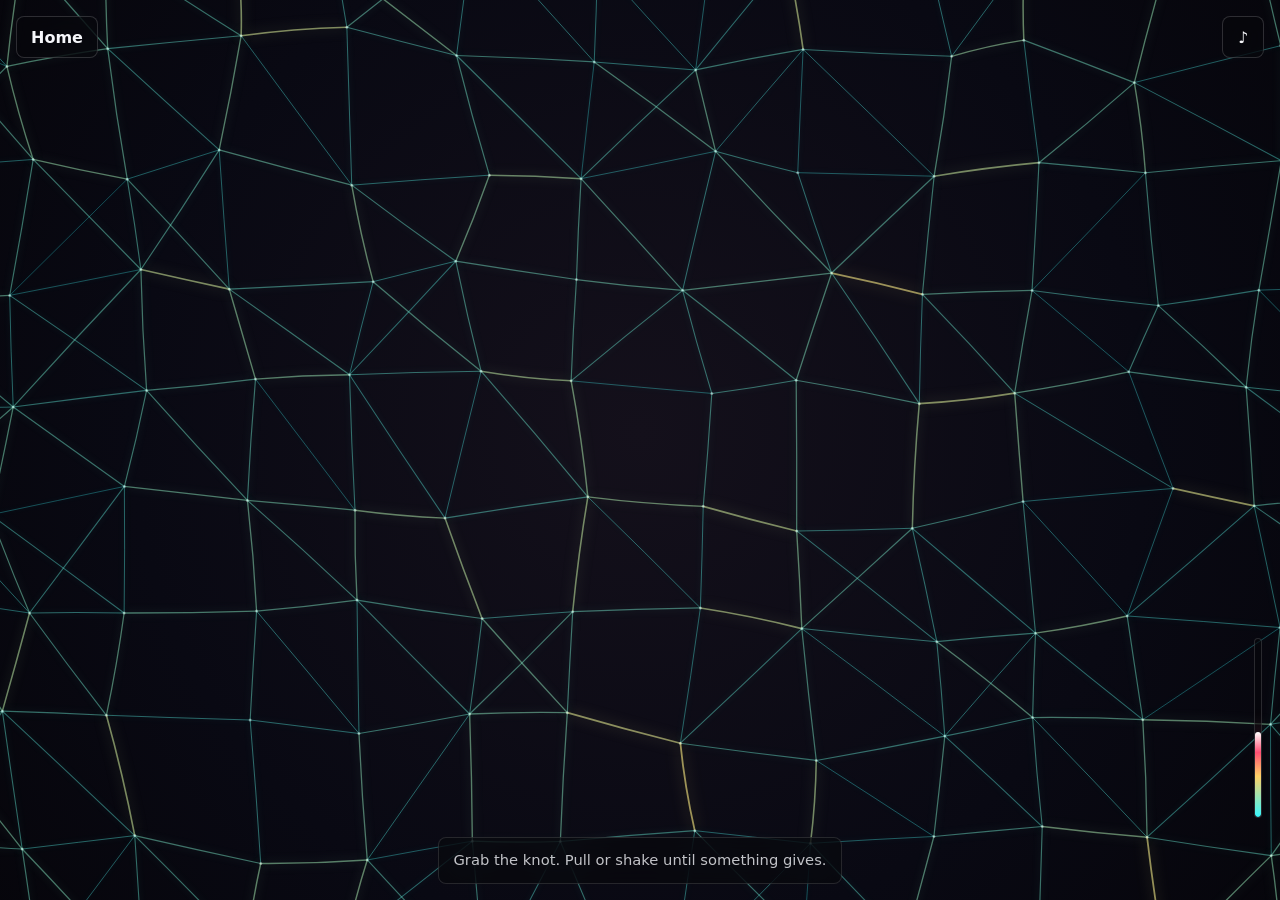
<file: toys/tension-threads.html>
<!doctype html>
<html lang="en">
  <head>
    <meta charset="utf-8" />
    <meta name="viewport" content="width=device-width, initial-scale=1" />
    <title>Tension Threads | Fidget Toy Garden</title>
    <link rel="stylesheet" href="../styles.css" />
    <style>
      body.toy-page {
        overflow: hidden;
        background: #030407;
      }

      #threads-canvas {
        display: block;
        width: 100vw;
        height: 100vh;
        touch-action: none;
        cursor: grab;
      }

      #threads-canvas.pulling {
        cursor: grabbing;
      }

      .tension-meter {
        position: fixed;
        z-index: 4;
        right: 18px;
        bottom: 82px;
        width: 8px;
        height: min(180px, 28vh);
        overflow: hidden;
        border: 1px solid rgba(255, 255, 255, 0.14);
        border-radius: 999px;
        background: rgba(7, 8, 12, 0.58);
        pointer-events: none;
        backdrop-filter: blur(18px);
      }

      .tension-meter span {
        position: absolute;
        right: 0;
        bottom: 0;
        left: 0;
        height: 0%;
        border-radius: inherit;
        background: linear-gradient(to top, #36f7ff 0%, #ffd166 48%, #ff4f74 76%, #ffffff 100%);
        box-shadow: 0 0 22px rgba(255, 79, 116, 0.72);
        transition: height 80ms linear;
      }
    </style>
  </head>
  <body class="toy-page">
    <nav class="toy-nav" aria-label="Toy controls">
      <a class="back-link" href="../index.html">Home</a>
      <button class="sound-toggle" type="button" aria-label="Toggle sound" aria-pressed="false">♪</button>
    </nav>

    <canvas id="threads-canvas" aria-label="A field of elastic glowing threads that stretch, snap, and heal"></canvas>
    <div class="tension-meter" aria-hidden="true"><span id="tension-fill"></span></div>

    <div class="toy-status" aria-live="polite">
      <p id="status-text">Grab the knot. Pull or shake until something gives.</p>
    </div>

    <script>
      const canvas = document.getElementById('threads-canvas');
      const ctx = canvas.getContext('2d', { alpha: false });
      const soundToggle = document.querySelector('.sound-toggle');
      const statusText = document.getElementById('status-text');
      const tensionFill = document.getElementById('tension-fill');

      let width = 0;
      let height = 0;
      let dpr = 1;
      let lastTime = performance.now();
      let globalTension = 0;
      let statusMode = 'idle';
      let audio = null;
      let soundEnabled = false;
      let lastCreak = 0;
      let lastHaptic = 0;
      let ripCharge = 0;
      let ripCooldown = 0;
      let rippedUntil = 0;

      const nodes = [];
      const threads = [];
      const sparks = [];
      const pointer = {
        x: 0,
        y: 0,
        px: 0,
        py: 0,
        vx: 0,
        vy: 0,
        shake: 0,
        active: false,
        grabbed: [],
      };

      const palette = {
        cool: [54, 247, 255],
        warm: [255, 209, 102],
        hot: [255, 79, 116],
        white: [255, 255, 255],
      };

      function mixColor(a, b, amount) {
        return a.map((value, index) => Math.round(value + (b[index] - value) * amount));
      }

      function tensionColor(tension, alpha = 1) {
        let color;
        if (tension < 0.55) color = mixColor(palette.cool, palette.warm, tension / 0.55);
        else if (tension < 0.86) color = mixColor(palette.warm, palette.hot, (tension - 0.55) / 0.31);
        else color = mixColor(palette.hot, palette.white, (tension - 0.86) / 0.14);
        return `rgba(${color[0]}, ${color[1]}, ${color[2]}, ${alpha})`;
      }

      function buildThreads() {
        nodes.length = 0;
        threads.length = 0;

        const spacing = Math.max(76, Math.min(118, Math.sqrt((width * height) / 90)));
        const cols = Math.ceil(width / spacing) + 2;
        const rows = Math.ceil(height / spacing) + 2;
        const startX = (width - (cols - 1) * spacing) / 2;
        const startY = (height - (rows - 1) * spacing) / 2;

        for (let row = 0; row < rows; row += 1) {
          for (let col = 0; col < cols; col += 1) {
            const edge = row === 0 || col === 0 || row === rows - 1 || col === cols - 1;
            const x = startX + col * spacing + (Math.random() - 0.5) * spacing * 0.46;
            const y = startY + row * spacing + (Math.random() - 0.5) * spacing * 0.46;
            nodes.push({
              x,
              y,
              homeX: x,
              homeY: y,
              vx: 0,
              vy: 0,
              pinned: edge,
              detachedUntil: 0,
            });
          }
        }

        const addThread = (aIndex, bIndex) => {
          const a = nodes[aIndex];
          const b = nodes[bIndex];
          const length = Math.hypot(b.x - a.x, b.y - a.y);
          threads.push({
            a,
            b,
            rest: length * (0.84 + Math.random() * 0.08),
            tension: 0,
            broken: false,
            heal: 0,
            seed: Math.random() * Math.PI * 2,
          });
        };

        for (let row = 0; row < rows; row += 1) {
          for (let col = 0; col < cols; col += 1) {
            const i = row * cols + col;
            if (col < cols - 1) addThread(i, i + 1);
            if (row < rows - 1) addThread(i, i + cols);
            if (row < rows - 1 && col < cols - 1 && Math.random() > 0.45) addThread(i, i + cols + 1);
            if (row < rows - 1 && col > 0 && Math.random() > 0.72) addThread(i, i + cols - 1);
          }
        }
      }

      function resize() {
        dpr = Math.min(window.devicePixelRatio || 1, 2);
        width = window.innerWidth;
        height = window.innerHeight;
        canvas.width = Math.floor(width * dpr);
        canvas.height = Math.floor(height * dpr);
        canvas.style.width = `${width}px`;
        canvas.style.height = `${height}px`;
        ctx.setTransform(dpr, 0, 0, dpr, 0, 0);
        buildThreads();
      }

      function makeAudio() {
        const AudioContext = window.AudioContext || window.webkitAudioContext;
        if (!AudioContext) return null;
        const context = new AudioContext();
        const master = context.createGain();
        master.gain.value = 0.64;
        master.connect(context.destination);
        return { context, master };
      }

      async function toggleSound() {
        if (!audio) audio = makeAudio();
        if (!audio) {
          statusText.textContent = 'This browser does not support Web Audio.';
          return;
        }
        if (audio.context.state === 'suspended') await audio.context.resume();
        soundEnabled = !soundEnabled;
        soundToggle.setAttribute('aria-pressed', String(soundEnabled));
        soundToggle.textContent = soundEnabled ? '♫' : '♪';
      }

      function playCreak(tension) {
        if (!soundEnabled || !audio || performance.now() - lastCreak < 90) return;
        lastCreak = performance.now();
        const now = audio.context.currentTime;
        const osc = audio.context.createOscillator();
        const gain = audio.context.createGain();
        const filter = audio.context.createBiquadFilter();
        const duration = 0.12 + tension * 0.12;

        osc.type = 'sawtooth';
        osc.frequency.setValueAtTime(54 + tension * 86 + Math.random() * 24, now);
        osc.frequency.linearRampToValueAtTime(72 + tension * 140, now + duration);
        filter.type = 'lowpass';
        filter.frequency.value = 320 + tension * 1200;
        gain.gain.setValueAtTime(0.0001, now);
        gain.gain.exponentialRampToValueAtTime(0.012 + tension * 0.024, now + 0.025);
        gain.gain.exponentialRampToValueAtTime(0.0001, now + duration);
        osc.connect(filter);
        filter.connect(gain);
        gain.connect(audio.master);
        osc.start(now);
        osc.stop(now + duration + 0.02);
      }

      function playSnap(tension) {
        if (!soundEnabled || !audio) return;
        const now = audio.context.currentTime;
        const osc = audio.context.createOscillator();
        const gain = audio.context.createGain();
        osc.type = 'triangle';
        osc.frequency.setValueAtTime(520 + Math.random() * 760, now);
        osc.frequency.exponentialRampToValueAtTime(90, now + 0.16);
        gain.gain.setValueAtTime(0.12 + tension * 0.09, now);
        gain.gain.exponentialRampToValueAtTime(0.0001, now + 0.18);
        osc.connect(gain);
        gain.connect(audio.master);
        osc.start(now);
        osc.stop(now + 0.2);
      }

      function vibrate(pattern) {
        if (!navigator.vibrate || performance.now() - lastHaptic < 55) return;
        lastHaptic = performance.now();
        navigator.vibrate(pattern);
      }

      function addSparks(x, y, tension) {
        for (let i = 0; i < 8 + Math.round(tension * 10); i += 1) {
          const angle = Math.random() * Math.PI * 2;
          const speed = 1.2 + Math.random() * 5.2;
          sparks.push({
            x,
            y,
            vx: Math.cos(angle) * speed,
            vy: Math.sin(angle) * speed,
            life: 1,
            color: tensionColor(tension),
          });
        }
      }

      function snapThread(thread) {
        if (thread.broken) return;
        thread.broken = true;
        thread.heal = 160 + Math.random() * 220;
        const x = (thread.a.x + thread.b.x) / 2;
        const y = (thread.a.y + thread.b.y) / 2;
        const dx = thread.b.x - thread.a.x;
        const dy = thread.b.y - thread.a.y;
        thread.a.vx -= dx * 0.055;
        thread.a.vy -= dy * 0.055;
        thread.b.vx += dx * 0.055;
        thread.b.vy += dy * 0.055;
        addSparks(x, y, thread.tension);
        playSnap(thread.tension);
        vibrate([12, 24, 18]);
      }

      function ripChunk(now) {
        if (!pointer.grabbed.length || ripCooldown > 0) return;

        const center = pointer.grabbed[0].node;
        const cluster = new Set(
          nodes
            .map(node => ({ node, distance: Math.hypot(node.x - center.x, node.y - center.y) }))
            .filter(item => !item.node.pinned && item.distance < 150)
            .sort((a, b) => a.distance - b.distance)
            .slice(0, 12)
            .map(item => item.node)
        );
        if (cluster.size < 4) return;

        const boundary = threads.filter(thread => cluster.has(thread.a) !== cluster.has(thread.b) && !thread.broken);
        if (boundary.length < 3) return;

        const impulseX = pointer.vx * 0.55;
        const impulseY = pointer.vy * 0.55;
        for (const node of cluster) {
          node.detachedUntil = now + 6200;
          node.vx += impulseX + (node.x - center.x) * 0.025;
          node.vy += impulseY + (node.y - center.y) * 0.025;
        }

        for (const thread of threads) {
          if (cluster.has(thread.a) && cluster.has(thread.b)) {
            thread.rest = Math.hypot(thread.b.x - thread.a.x, thread.b.y - thread.a.y);
            thread.tension = Math.min(thread.tension, 0.32);
          }
        }

        for (const thread of boundary) {
          snapThread(thread);
          thread.heal = 360 + Math.random() * 120;
        }

        pointer.grabbed = pointer.grabbed.filter(item => cluster.has(item.node));
        rippedUntil = now + 1800;
        ripCharge = 0;
        ripCooldown = 420;
        vibrate([24, 32, 42, 24, 18]);
      }

      function grab(event) {
        const rect = canvas.getBoundingClientRect();
        pointer.x = pointer.px = event.clientX - rect.left;
        pointer.y = pointer.py = event.clientY - rect.top;
        pointer.vx = 0;
        pointer.vy = 0;
        pointer.shake = 0;
        pointer.active = true;
        pointer.grabbed = nodes
          .map(node => ({ node, distance: Math.hypot(node.x - pointer.x, node.y - pointer.y) }))
          .filter(item => !item.node.pinned && item.distance < 130)
          .sort((a, b) => a.distance - b.distance)
          .slice(0, 7)
          .map(item => ({ node: item.node, offsetX: item.node.x - pointer.x, offsetY: item.node.y - pointer.y }));
        canvas.setPointerCapture(event.pointerId);
        canvas.classList.add('pulling');
        vibrate(12);
      }

      function move(event) {
        const rect = canvas.getBoundingClientRect();
        const previousVx = pointer.vx;
        const previousVy = pointer.vy;
        pointer.px = pointer.x;
        pointer.py = pointer.y;
        pointer.x = event.clientX - rect.left;
        pointer.y = event.clientY - rect.top;
        pointer.vx = pointer.x - pointer.px;
        pointer.vy = pointer.y - pointer.py;
        const speed = Math.hypot(pointer.vx, pointer.vy);
        const previousSpeed = Math.hypot(previousVx, previousVy);
        if (speed > 5 && previousSpeed > 5) {
          const directionChange = 1 - (pointer.vx * previousVx + pointer.vy * previousVy) / (speed * previousSpeed);
          pointer.shake += Math.max(0, directionChange) * Math.min(speed, 65);
        }
      }

      function release() {
        pointer.active = false;
        pointer.grabbed = [];
        pointer.shake = 0;
        canvas.classList.remove('pulling');
      }

      function updateStatus() {
        let nextMode = 'idle';
        let text = 'Grab the knot. Pull or shake until something gives.';
        if (performance.now() < rippedUntil) {
          nextMode = 'ripped';
          text = 'You tore it loose.';
        } else if (pointer.active && globalTension < 0.25) {
          nextMode = 'pull';
          text = 'Pull.';
        } else if (globalTension < 0.55 && pointer.active) {
          nextMode = 'resist';
          text = 'It will not move.';
        } else if (globalTension < 0.82 && pointer.active) {
          nextMode = 'harder';
          text = 'Harder.';
        } else if (globalTension >= 0.82) {
          nextMode = 'snap';
          text = 'There it goes.';
        }
        if (statusMode !== nextMode) {
          statusMode = nextMode;
          statusText.textContent = text;
        }
        tensionFill.style.height = `${Math.round(globalTension * 100)}%`;
      }

      function updatePhysics(dt, now) {
        const step = Math.min(2, dt / 16.67);
        let highestTension = 0;
        ripCooldown = Math.max(0, ripCooldown - step);

        if (pointer.active) {
          const speed = Math.hypot(pointer.vx, pointer.vy);
          for (const grabbed of pointer.grabbed) {
            const targetX = pointer.x + grabbed.offsetX * 0.2;
            const targetY = pointer.y + grabbed.offsetY * 0.2;
            grabbed.node.vx += (targetX - grabbed.node.x) * (0.022 + Math.min(speed, 55) * 0.0005) * step;
            grabbed.node.vy += (targetY - grabbed.node.y) * (0.022 + Math.min(speed, 55) * 0.0005) * step;
          }

          const pullForce = globalTension > 0.64 ? (globalTension - 0.64) * (0.8 + Math.min(speed, 45) * 0.04) : 0;
          const shakeForce = pointer.shake * 0.014;
          ripCharge += (pullForce + shakeForce) * step;
          if (ripCharge > 18) ripChunk(now);
        } else {
          ripCharge *= Math.pow(0.94, step);
        }
        pointer.shake *= Math.pow(0.72, step);
        pointer.vx *= Math.pow(0.82, step);
        pointer.vy *= Math.pow(0.82, step);

        for (const thread of threads) {
          if (thread.broken) {
            thread.heal -= step;
            if (thread.heal <= 0) {
              thread.broken = false;
              thread.tension = 0;
            }
            continue;
          }

          const dx = thread.b.x - thread.a.x;
          const dy = thread.b.y - thread.a.y;
          const distance = Math.max(0.001, Math.hypot(dx, dy));
          const stretch = Math.max(0, distance / thread.rest - 1);
          thread.tension += (Math.min(1, stretch / 0.72) - thread.tension) * 0.16 * step;
          highestTension = Math.max(highestTension, thread.tension);

          const force = (distance - thread.rest) * 0.012;
          const fx = (dx / distance) * force;
          const fy = (dy / distance) * force;
          if (!thread.a.pinned) {
            thread.a.vx += fx * step;
            thread.a.vy += fy * step;
          }
          if (!thread.b.pinned) {
            thread.b.vx -= fx * step;
            thread.b.vy -= fy * step;
          }

          if (thread.tension > 0.48) {
            const tremble = (thread.tension - 0.48) * 0.7;
            const jitter = Math.sin(now * 0.035 + thread.seed) * tremble;
            if (!thread.a.pinned) thread.a.vy += jitter;
            if (!thread.b.pinned) thread.b.vx -= jitter;
          }

          if (thread.tension > 0.62 && Math.random() < thread.tension * 0.025) playCreak(thread.tension);
          if (thread.tension > 0.93 && Math.random() < (thread.tension - 0.9) * 0.24 * step) snapThread(thread);
        }

        globalTension += (highestTension - globalTension) * 0.13 * step;

        for (const node of nodes) {
          if (node.pinned) continue;
          const detached = node.detachedUntil > now;
          if (detached) {
            node.vy += 0.012 * step;
            node.vx *= Math.pow(0.975, step);
            node.vy *= Math.pow(0.975, step);
          } else {
            node.vx += (node.homeX - node.x) * 0.0007 * step;
            node.vy += (node.homeY - node.y) * 0.0007 * step;
            node.vx *= Math.pow(0.91, step);
            node.vy *= Math.pow(0.91, step);
          }
          node.x += node.vx * step;
          node.y += node.vy * step;
        }

        if (globalTension > 0.72 && pointer.active) vibrate(Math.round(4 + globalTension * 7));
        updateStatus();
      }

      function drawBackground(now) {
        const gradient = ctx.createRadialGradient(
          width * 0.5,
          height * 0.48,
          0,
          width * 0.5,
          height * 0.48,
          Math.max(width, height) * 0.72
        );
        gradient.addColorStop(0, '#12101a');
        gradient.addColorStop(0.55, '#070912');
        gradient.addColorStop(1, '#030407');
        ctx.fillStyle = gradient;
        ctx.fillRect(0, 0, width, height);

        ctx.fillStyle = `rgba(255, 79, 116, ${globalTension * 0.025 * (1 + Math.sin(now * 0.018))})`;
        ctx.fillRect(0, 0, width, height);
      }

      function drawThreads(now) {
        ctx.lineCap = 'round';
        for (const thread of threads) {
          if (thread.broken) {
            const progress = Math.max(0, 1 - thread.heal / 380);
            if (progress < 0.62) continue;
            ctx.globalAlpha = (progress - 0.62) / 0.38;
          } else {
            ctx.globalAlpha = 1;
          }

          const dx = thread.b.x - thread.a.x;
          const dy = thread.b.y - thread.a.y;
          const length = Math.max(1, Math.hypot(dx, dy));
          const nx = -dy / length;
          const ny = dx / length;
          const vibration = Math.sin(now * (0.006 + thread.tension * 0.022) + thread.seed) * thread.tension * 8;
          const midX = (thread.a.x + thread.b.x) / 2 + nx * vibration;
          const midY = (thread.a.y + thread.b.y) / 2 + ny * vibration;
          const color = tensionColor(thread.tension, 0.34 + thread.tension * 0.66);

          ctx.beginPath();
          ctx.moveTo(thread.a.x, thread.a.y);
          ctx.quadraticCurveTo(midX, midY, thread.b.x, thread.b.y);
          ctx.strokeStyle = color;
          ctx.lineWidth = 0.8 + thread.tension * 2.1;
          ctx.shadowColor = color;
          ctx.shadowBlur = 5 + thread.tension * 20;
          ctx.stroke();
        }
        ctx.globalAlpha = 1;
        ctx.shadowBlur = 0;
      }

      function drawNodes() {
        for (const node of nodes) {
          if (node.pinned) continue;
          ctx.beginPath();
          ctx.arc(node.x, node.y, 1.5, 0, Math.PI * 2);
          ctx.fillStyle = 'rgba(255, 255, 255, 0.38)';
          ctx.fill();
        }
      }

      function drawSparks(step) {
        ctx.globalCompositeOperation = 'lighter';
        for (let i = sparks.length - 1; i >= 0; i -= 1) {
          const spark = sparks[i];
          spark.x += spark.vx * step;
          spark.y += spark.vy * step;
          spark.vx *= 0.96;
          spark.vy *= 0.96;
          spark.life -= 0.035 * step;
          if (spark.life <= 0) {
            sparks.splice(i, 1);
            continue;
          }
          ctx.beginPath();
          ctx.arc(spark.x, spark.y, 1 + spark.life * 2, 0, Math.PI * 2);
          ctx.fillStyle = spark.color;
          ctx.globalAlpha = spark.life;
          ctx.fill();
        }
        ctx.globalAlpha = 1;
        ctx.globalCompositeOperation = 'source-over';
      }

      function render(now) {
        const dt = now - lastTime;
        lastTime = now;
        const step = Math.min(2, dt / 16.67);
        updatePhysics(dt, now);
        drawBackground(now);
        drawThreads(now);
        drawNodes();
        drawSparks(step);
        requestAnimationFrame(render);
      }

      soundToggle.addEventListener('click', toggleSound);
      canvas.addEventListener('pointerdown', grab);
      canvas.addEventListener('pointermove', move);
      canvas.addEventListener('pointerup', release);
      canvas.addEventListener('pointercancel', release);
      window.addEventListener('resize', resize);

      resize();
      requestAnimationFrame(render);
    </script>
  </body>
</html>
</file>
<file: styles.css>
:root {
  color-scheme: dark;
  --bg: #08090d;
  --panel: #11141b;
  --panel-strong: #171b24;
  --text: #f6f7fb;
  --muted: #a9b0c0;
  --line: rgba(255, 255, 255, 0.12);
  --cyan: #36f7ff;
  --pink: #ff4fd8;
  --lime: #b8ff5d;
  --amber: #ffd166;
  --shadow: 0 24px 70px rgba(0, 0, 0, 0.36);
  font-family:
    Inter, ui-sans-serif, system-ui, -apple-system, BlinkMacSystemFont, "Segoe UI", sans-serif;
}

* {
  box-sizing: border-box;
}

html,
body {
  min-height: 100%;
}

body {
  margin: 0;
  background:
    radial-gradient(circle at 12% 4%, rgba(54, 247, 255, 0.16), transparent 28rem),
    radial-gradient(circle at 88% 8%, rgba(255, 79, 216, 0.12), transparent 25rem),
    linear-gradient(145deg, #08090d 0%, #10131a 52%, #07080c 100%);
  color: var(--text);
}

a {
  color: inherit;
}

.site-header {
  display: flex;
  align-items: center;
  justify-content: space-between;
  width: min(1120px, calc(100% - 32px));
  margin: 0 auto;
  padding: 22px 0;
}

.brand {
  display: inline-flex;
  align-items: center;
  gap: 10px;
  color: var(--text);
  font-weight: 750;
  text-decoration: none;
}

.brand-mark {
  width: 18px;
  height: 18px;
  border: 2px solid var(--cyan);
  border-radius: 50%;
  box-shadow:
    10px 0 0 -4px var(--pink),
    0 0 22px rgba(54, 247, 255, 0.5);
}

.home-shell {
  width: min(1120px, calc(100% - 32px));
  margin: 0 auto;
  padding: 46px 0 72px;
}

.intro {
  max-width: 790px;
  padding: 38px 0 34px;
}

.kicker {
  margin: 0 0 14px;
  color: var(--lime);
  font-size: 0.8rem;
  font-weight: 800;
  letter-spacing: 0.14em;
  text-transform: uppercase;
}

h1 {
  max-width: 760px;
  margin: 0;
  font-size: clamp(2.45rem, 7vw, 5.6rem);
  line-height: 0.96;
  letter-spacing: 0;
}

.intro-copy {
  max-width: 640px;
  margin: 22px 0 0;
  color: var(--muted);
  font-size: 1.08rem;
  line-height: 1.65;
}

.model-showcase {
  display: grid;
  grid-template-columns: repeat(3, minmax(0, 1fr));
  gap: 26px;
  margin-top: 22px;
}

.model-section {
  display: grid;
  gap: 14px;
}

.model-heading {
  display: flex;
  align-items: end;
  justify-content: space-between;
  gap: 16px;
  border-bottom: 1px solid var(--line);
  padding-bottom: 12px;
}

.model-heading h2 {
  margin: 0;
  font-size: clamp(1.45rem, 4vw, 2.4rem);
  line-height: 1;
}

.model-kicker {
  margin: 0;
  color: var(--amber);
  font-size: 0.72rem;
  font-weight: 800;
  letter-spacing: 0.14em;
  text-transform: uppercase;
}

.toy-grid {
  display: grid;
  grid-template-columns: 1fr;
  gap: 16px;
}

.toy-card {
  display: grid;
  grid-template-rows: minmax(190px, 1fr) auto;
  min-height: 340px;
  overflow: hidden;
  border: 1px solid var(--line);
  border-radius: 8px;
  background: rgba(17, 20, 27, 0.72);
  box-shadow: var(--shadow);
  text-decoration: none;
}

.toy-card.live {
  transition:
    border-color 180ms ease,
    transform 180ms ease,
    background 180ms ease;
}

.toy-card.live:hover,
.toy-card.live:focus-visible {
  border-color: rgba(54, 247, 255, 0.7);
  background: rgba(23, 27, 36, 0.86);
  transform: translateY(-3px);
  outline: none;
}

.toy-card.locked {
  color: rgba(246, 247, 251, 0.62);
}

.toy-preview {
  position: relative;
  min-height: 190px;
  background: #0c0e14;
}

.fluid-preview {
  background:
    radial-gradient(circle at 23% 42%, rgba(54, 247, 255, 0.7), transparent 18%),
    radial-gradient(circle at 54% 48%, rgba(255, 79, 216, 0.58), transparent 17%),
    radial-gradient(circle at 72% 31%, rgba(184, 255, 93, 0.42), transparent 14%),
    linear-gradient(150deg, #090a12, #18102a 56%, #07121a);
}

.fluid-preview span {
  position: absolute;
  width: 46%;
  height: 18px;
  border-radius: 999px;
  filter: blur(2px);
  opacity: 0.85;
  transform: rotate(-18deg);
}

.fluid-preview span:nth-child(1) {
  left: 13%;
  top: 35%;
  background: var(--cyan);
  box-shadow: 0 0 28px var(--cyan);
}

.fluid-preview span:nth-child(2) {
  left: 36%;
  top: 51%;
  background: var(--pink);
  box-shadow: 0 0 28px var(--pink);
}

.fluid-preview span:nth-child(3) {
  left: 22%;
  top: 65%;
  background: var(--lime);
  box-shadow: 0 0 26px var(--lime);
}

.tension-preview {
  overflow: hidden;
  background:
    radial-gradient(circle at 58% 48%, rgba(255, 79, 116, 0.2), transparent 20%),
    radial-gradient(circle at 52% 52%, rgba(54, 247, 255, 0.12), transparent 42%),
    linear-gradient(145deg, #070912, #12101a 58%, #030407);
}

.tension-preview span {
  position: absolute;
  left: -10%;
  width: 122%;
  height: 2px;
  border-radius: 999px;
  background: var(--cyan);
  box-shadow: 0 0 10px var(--cyan);
  transform-origin: center;
}

.tension-preview span:nth-child(1) {
  top: 27%;
  transform: rotate(18deg);
}

.tension-preview span:nth-child(2) {
  top: 46%;
  background: var(--amber);
  box-shadow: 0 0 14px var(--amber);
  transform: rotate(-15deg);
}

.tension-preview span:nth-child(3) {
  top: 63%;
  background: #ff4f74;
  box-shadow: 0 0 18px #ff4f74;
  transform: rotate(12deg);
}

.tension-preview span:nth-child(4) {
  top: 74%;
  transform: rotate(-24deg);
}

.particle-preview {
  background-image:
    radial-gradient(circle at 18% 28%, rgba(255, 209, 102, 0.78) 0 3px, transparent 4px),
    radial-gradient(circle at 48% 56%, rgba(54, 247, 255, 0.65) 0 4px, transparent 5px),
    radial-gradient(circle at 76% 38%, rgba(255, 79, 216, 0.6) 0 3px, transparent 4px),
    radial-gradient(circle at 64% 76%, rgba(184, 255, 93, 0.55) 0 4px, transparent 5px),
    linear-gradient(145deg, #11141b, #090a0f);
}

.pulse-preview {
  background:
    radial-gradient(circle at 50% 50%, rgba(255, 209, 102, 0.62), transparent 24%),
    radial-gradient(circle at 50% 50%, rgba(54, 247, 255, 0.2), transparent 42%),
    #0b0e13;
}

.hex-preview {
  background:
    repeating-linear-gradient(0deg, rgba(255, 79, 216, 0.07) 0px, transparent 1px, transparent 22px),
    repeating-linear-gradient(90deg, rgba(54, 247, 255, 0.07) 0px, transparent 1px, transparent 22px),
    radial-gradient(circle at 62% 38%, rgba(255, 79, 216, 0.38), transparent 22%),
    radial-gradient(circle at 28% 64%, rgba(54, 247, 255, 0.28), transparent 20%),
    linear-gradient(145deg, #0c0e14, #0a0c12);
}

.fracture-preview {
  background:
    radial-gradient(circle at 48% 50%, rgba(255, 255, 255, 0.9), transparent 2.5%),
    radial-gradient(ellipse at 32% 38%, rgba(54, 247, 255, 0.22), transparent 30%),
    radial-gradient(ellipse at 65% 62%, rgba(255, 79, 216, 0.18), transparent 28%),
    radial-gradient(ellipse at 55% 44%, rgba(184, 255, 93, 0.1), transparent 20%),
    linear-gradient(145deg, #08090f, #0c0e16);
}

.toy-meta {
  display: grid;
  gap: 8px;
  padding: 18px;
}

.toy-title {
  font-size: 1.08rem;
  font-weight: 800;
}

.toy-title-row {
  display: flex;
  flex-wrap: wrap;
  align-items: center;
  gap: 8px;
}

.toy-badge {
  display: inline-flex;
  align-items: center;
  min-height: 22px;
  border: 1px solid rgba(255, 209, 102, 0.4);
  border-radius: 999px;
  padding: 0 8px;
  color: var(--amber);
  font-size: 0.72rem;
  font-weight: 800;
  letter-spacing: 0.04em;
  text-transform: uppercase;
}

.toy-description {
  color: var(--muted);
  font-size: 0.95rem;
  line-height: 1.45;
}

.toy-page {
  min-height: 100vh;
  overflow: hidden;
  background: #030407;
}

.toy-nav {
  position: fixed;
  z-index: 5;
  top: 16px;
  left: 16px;
  right: 16px;
  display: flex;
  align-items: center;
  justify-content: space-between;
  gap: 14px;
  pointer-events: none;
}

.back-link,
.sound-toggle {
  display: inline-flex;
  align-items: center;
  justify-content: center;
  min-height: 42px;
  border: 1px solid rgba(255, 255, 255, 0.16);
  border-radius: 8px;
  background: rgba(7, 8, 12, 0.62);
  color: var(--text);
  font: inherit;
  font-weight: 750;
  text-decoration: none;
  backdrop-filter: blur(18px);
  pointer-events: auto;
}

.back-link {
  padding: 0 14px;
}

.sound-toggle {
  width: 42px;
  cursor: pointer;
}

.sound-toggle[aria-pressed="true"] {
  border-color: rgba(54, 247, 255, 0.62);
  box-shadow: 0 0 24px rgba(54, 247, 255, 0.26);
}

.fluid-canvas {
  display: block;
  width: 100vw;
  height: 100vh;
  touch-action: none;
  cursor: crosshair;
}

.toy-status {
  position: fixed;
  left: 16px;
  right: 16px;
  bottom: 16px;
  z-index: 4;
  display: flex;
  justify-content: center;
  pointer-events: none;
}

.toy-status p {
  max-width: min(620px, 100%);
  margin: 0;
  padding: 12px 14px;
  border: 1px solid rgba(255, 255, 255, 0.12);
  border-radius: 8px;
  background: rgba(7, 8, 12, 0.58);
  color: rgba(246, 247, 251, 0.78);
  font-size: 0.92rem;
  line-height: 1.4;
  text-align: center;
  backdrop-filter: blur(18px);
}

@media (max-width: 860px) {
  .home-shell {
    padding-top: 16px;
  }

  .intro {
    padding-top: 22px;
  }

  .model-showcase,
  .toy-grid {
    grid-template-columns: 1fr;
  }

  .toy-card {
    min-height: 300px;
  }
}

@media (prefers-reduced-motion: reduce) {
  *,
  *::before,
  *::after {
    scroll-behavior: auto !important;
    transition-duration: 0.01ms !important;
    animation-duration: 0.01ms !important;
    animation-iteration-count: 1 !important;
  }
}
</file>
